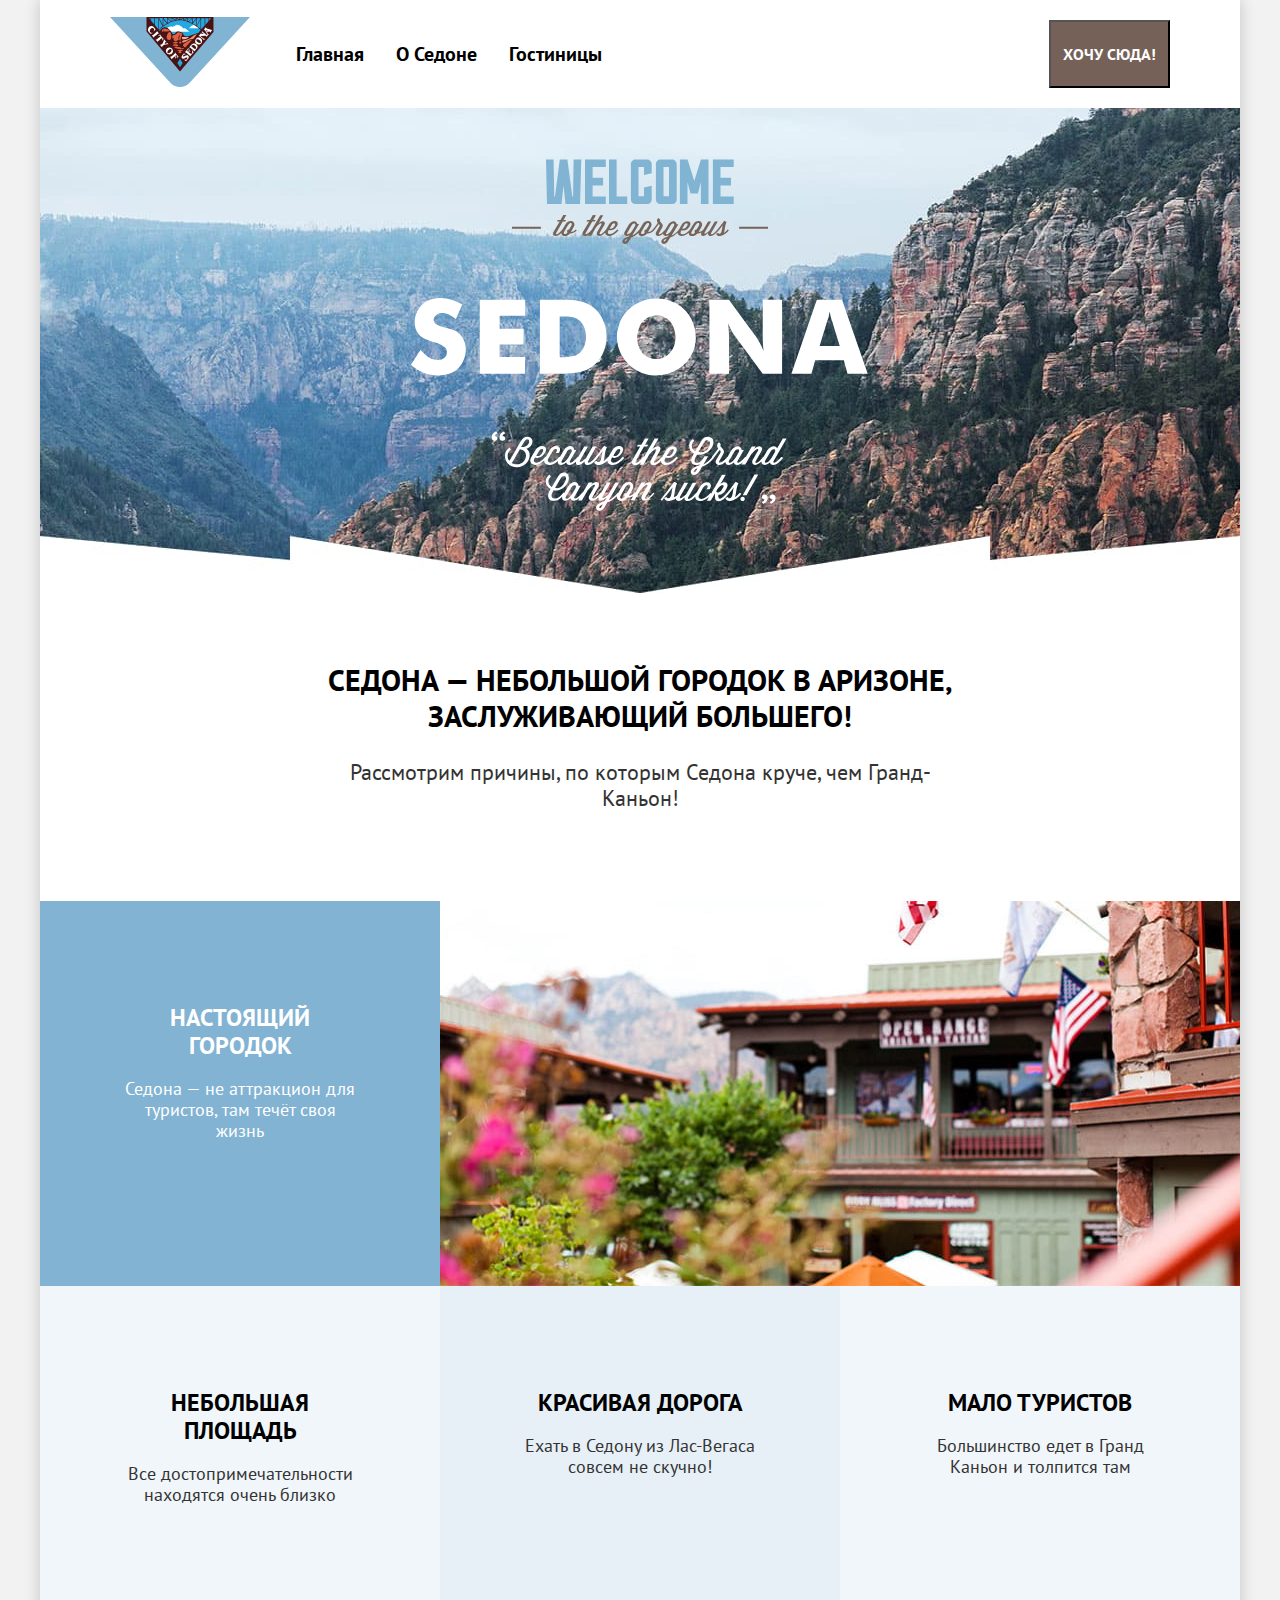
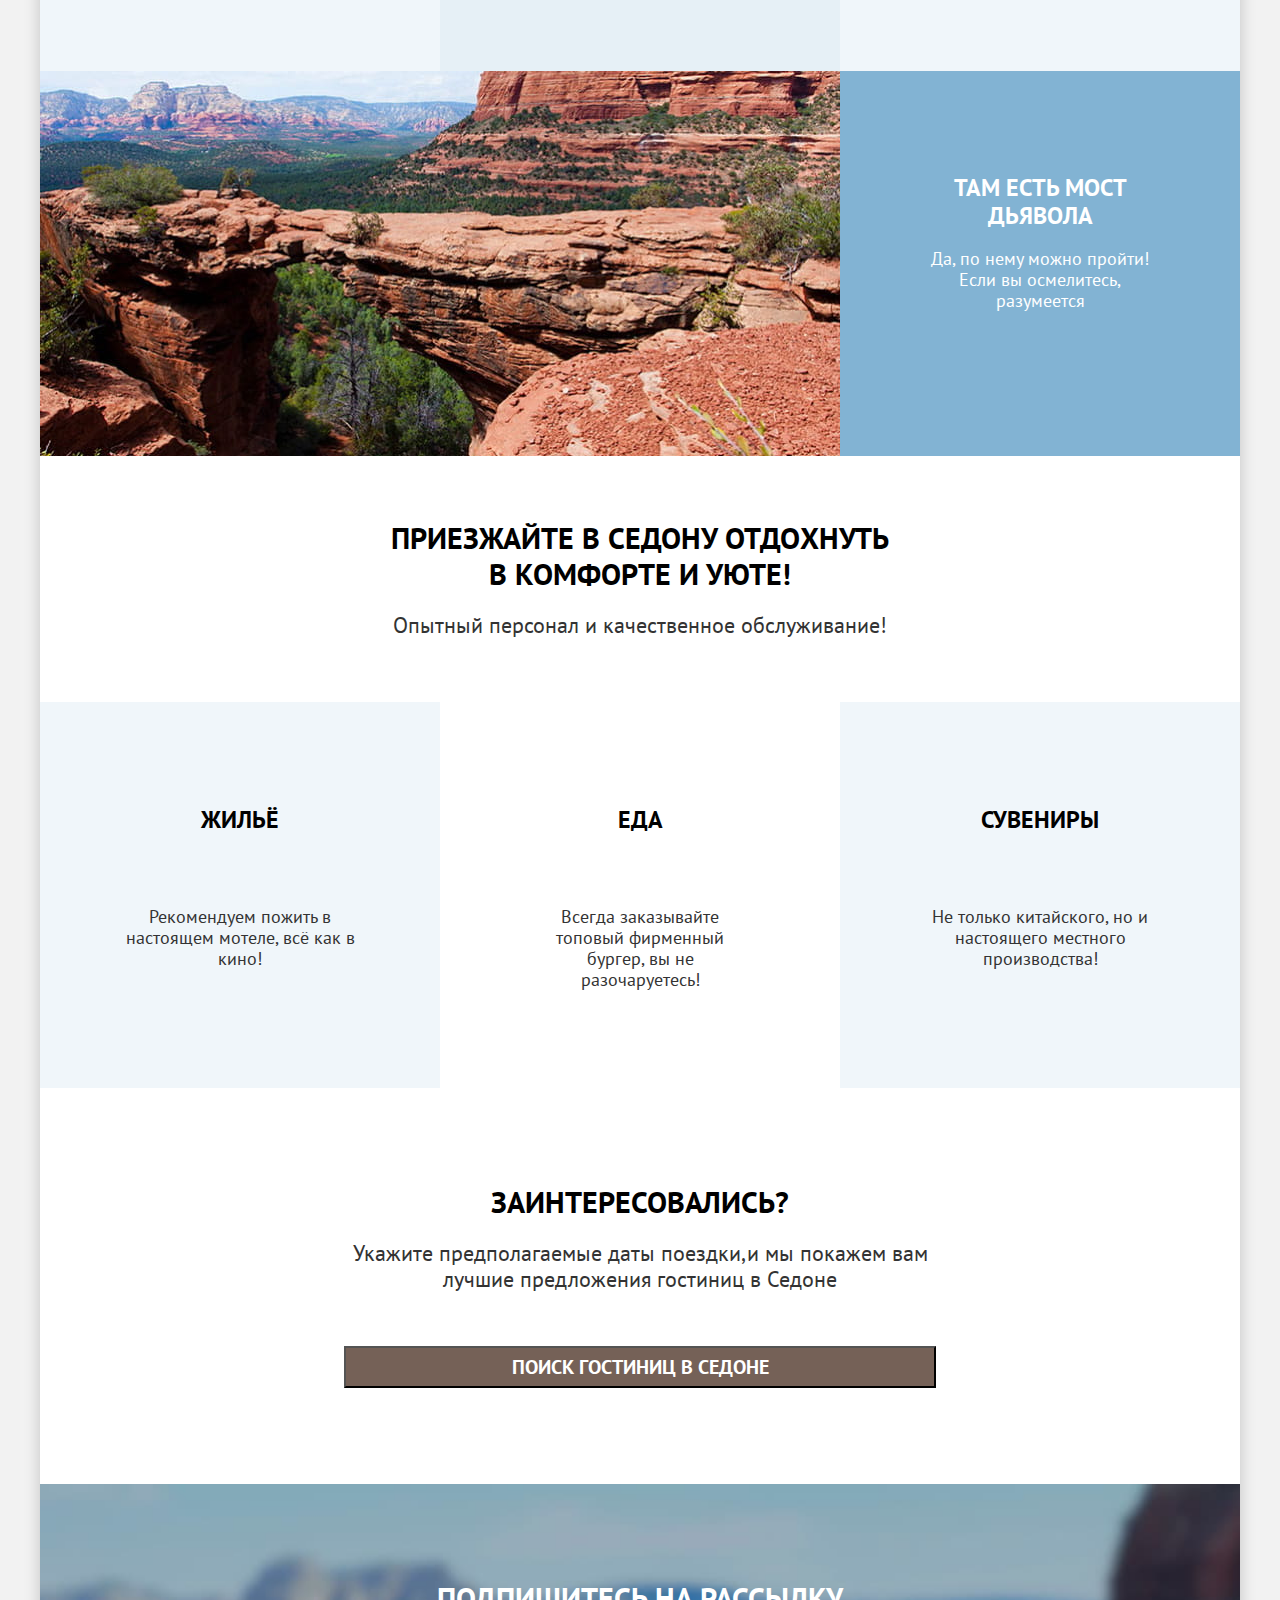
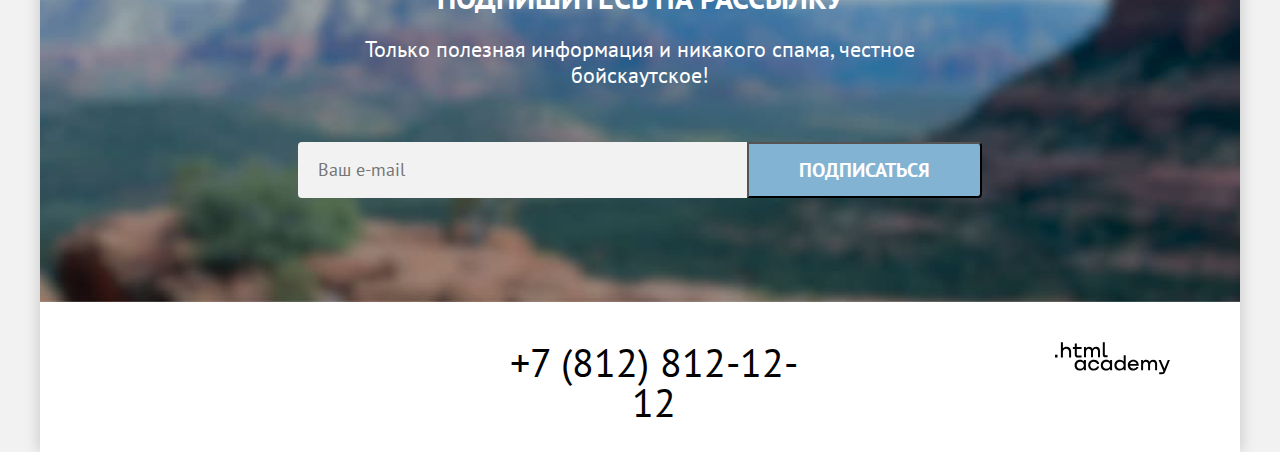
<file: index.html>
<!DOCTYPE html>
<html lang="ru">
<head>
    <meta charset="UTF-8">
    <meta name="viewport" content="width=device-width, initial-scale=1.0">
    <title>HTML Academy: Седона</title>
    <link rel="stylesheet" href="styles/styles.css">
</head>
<body>
    <div class="page-container">
        <header class="page-header">
         <nav class="navigation">
            <a class="navigation-logo" href="index.html">
                <img src="images/logo.svg" width="140px" height="70px" alt="Логотип Седоны">
            </a>
            <ul class="navigation-list">
                <li class="navigation-item">
                    <a class="navigation-link" href="index.html">Главная</a>
                </li>
                <li class="navigation-item">
                    <a class="navigation-link" href="#">О Седоне</a>
                </li>
                <li class="navigation-item">
                    <a class="navigation-link" href="catalog.html">Гостиницы</a>
                </li>
            </ul>
            <ul class="navigation-user">
                <li class="navigation-user-item">
                    <a class="navigation-user-link" href="#">
                        <span class="visually-hidden">
                            Поиск
                        </span>
                    </a>
                </li>
                <li class="navigation-user-item">
                    <a class="navigation-user-link" href="#">
                        <span class="visually-hidden">
                            Избранное
                        </span>
                        <span class="visually-hidden">
                            12
                        </span>
                    </a>
                </li>
                <li class="navigation-user-item">
                    <button class="navigation-user-link navigation-button">
                        Хочу сюда!
                    </button>
                </li>
            </ul>
         </nav>
    </header>
    <main class="main-index">
      <section class="hero">
        <h1 class="visually-hidden">Седона</h1>
        <img class="welcome-img"  src="images/welcome.svg" width="458px" height="352px" alt="Добро пожаловать в великолепную Седону">
      </section>

      <section class="advantages">
        <div class="title-container">
            <h2 class="visually-hidden">Преимущества Седона</h2>
            <p class="subtitle-advantages">Седона — небольшой городок в Аризоне, заслуживающий большего!</p>
            <p class="advantages-discription-text">Рассмотрим причины, по которым Седона круче, чем Гранд-Каньон!</p>
        </div>
            <ul class="advantages-list">
                <li class="advantages-item advantages-item-wide">
                  <div class="advantages-text">
                    <h3 class="advantages-title advantages-subtitle">Настоящий городок</h3>
                    <p class="advantages-discription">Седона — не аттракцион для туристов, там течёт своя жизнь</p>
                  </div>
                  <img class="advantages-card-picture" src="images/city.jpg" width="800px" height="385px" alt="Город в горах">
                </li>
                <li class="advantages-item">
                  <div class="advantages-text">
                    <h3 class="advantages-title">Небольшая площадь</h3>
                    <p class="advantages-discription">Все достопримечательности находятся очень близко</p>
                  </div>
                </li>
                <li class="advantages-item">
                  <div class="advantages-text">
                    <h3 class="advantages-title">Красивая дорога</h3>
                    <p class="advantages-discription">Ехать в Седону из Лас-Вегаса совсем не скучно!</p>
                  </div>
                </li>
                <li class="advantages-item">
                  <div class="advantages-text">
                    <h3 class="advantages-title">Мало туристов</h3>
                    <p class="advantages-discription">Большинство едет в Гранд Каньон и толпится там</p>
                  </div>
                </li>
                <li class="advantages-item advantages-item-wide advantages-item-wide-reverse">
                  <div class="advantages-text">
                    <h3 class="advantages-title advantages-subtitle">Там есть мост дьявола</h3>
                    <p class="advantages-discription">Да, по нему можно пройти! Если вы осмелитесь, разумеется</p>
                  </div>
                  <img class="advantages-card-picture" src="images/devils-bridge.jpg" width="800px" height="385px" alt="Мост дьявола">
                </li>
            </ul>

        </section>

          <section class="services-header">
           <h2 class="visually-hidden">Услуги в Седоне</h2>
            <p class="services-subtitle">Приезжайте в Седону отдохнуть в комфорте и уюте!</p>
            <p class="services-text">Опытный персонал и качественное обслуживание!</p>
          </section>
          <section class="services">
            <ul class="services-list">
                <li class="services-item">
                    <h3 class="services-title">Жильё</h3>
                    <p class="services-discription">Рекомендуем пожить в настоящем мотеле, всё как в кино!</p>
                </li>
                <li class="services-item">
                    <h3 class="services-title">Еда</h3>
                    <p class="services-discription">Всегда заказывайте топовый фирменный бургер, вы не разочаруетесь!</p>
                </li>
                <li class="services-item">
                    <h3 class="services-title">Сувениры</h3>
                    <p class="services-discription">Не только китайского, но и настоящего местного производства!</p>
                </li>
            </ul>
          </section>
        <section class="search">
            <h2 class="visually-hidden">Поиск</h2>
            <p class="search-subtitle">Заинтересовались?</p>
            <p class="search-text">Укажите предполагаемые даты поездки,и мы покажем вам лучшие предложения гостиниц в Седоне</p>
            <button class="search-button" type="submit">ПОИСК ГОСТИНИЦ В СЕДОНЕ</button>
        </section>

        <section class="subscription newsletter">
          <div class="subscription-container">
            <h2 class="visually-hidden">Подписка</h2>
            <p class="subscription-discription">Подпишитесь на рассылку</p>
            <p class="subscription-text">Только полезная информация и никакого спама, честное бойскаутское!
            </p>
            <form class="subscription-form" action="#" method="get">
              <label class="visually-hidden" for="email-subscribe">Введите Ваш email</label>
              <input class="subscription-field" id="email-subscribe" type="email" name="e-mail" placeholder="Ваш e-mail">
              <button type="submit" class="subscription-button">Подписаться</button>
            </form>
          </div>

        </section>
    </main>
    <footer class="page-footer">
        <section class="social">
          <h2 class="visually-hidden">Социальные сети</h2>
            <ul class="social-list">
                <li class="social-item">
                    <a class="social-icon" href="#">
                        <span class="visually-hidden">Вконтакте</span>
                    </a>
                </li>
                <li class="social-item">
                    <a class="social-icon" href="#">
                        <span class="visually-hidden">Telegram</span>
                    </a>
                </li>
                <li class="social-item">
                    <a class="social-icon" href="#">
                        <span class="visually-hidden">YouTube</span>
                    </a>
                </li>
            </ul>
        </section>
        <a class="telephone" href="tel:+7(812)8121212">+7 (812) 812-12-12</a>
        <a class="logo-html" href="https://htmlacademy.ru/study">
            <img src="images/logo-academy.svg" width="114.9px" height="32.9px" alt="Лого html Academy">
        </a>
    </footer>
    </div>
</body>
</html>
</file>
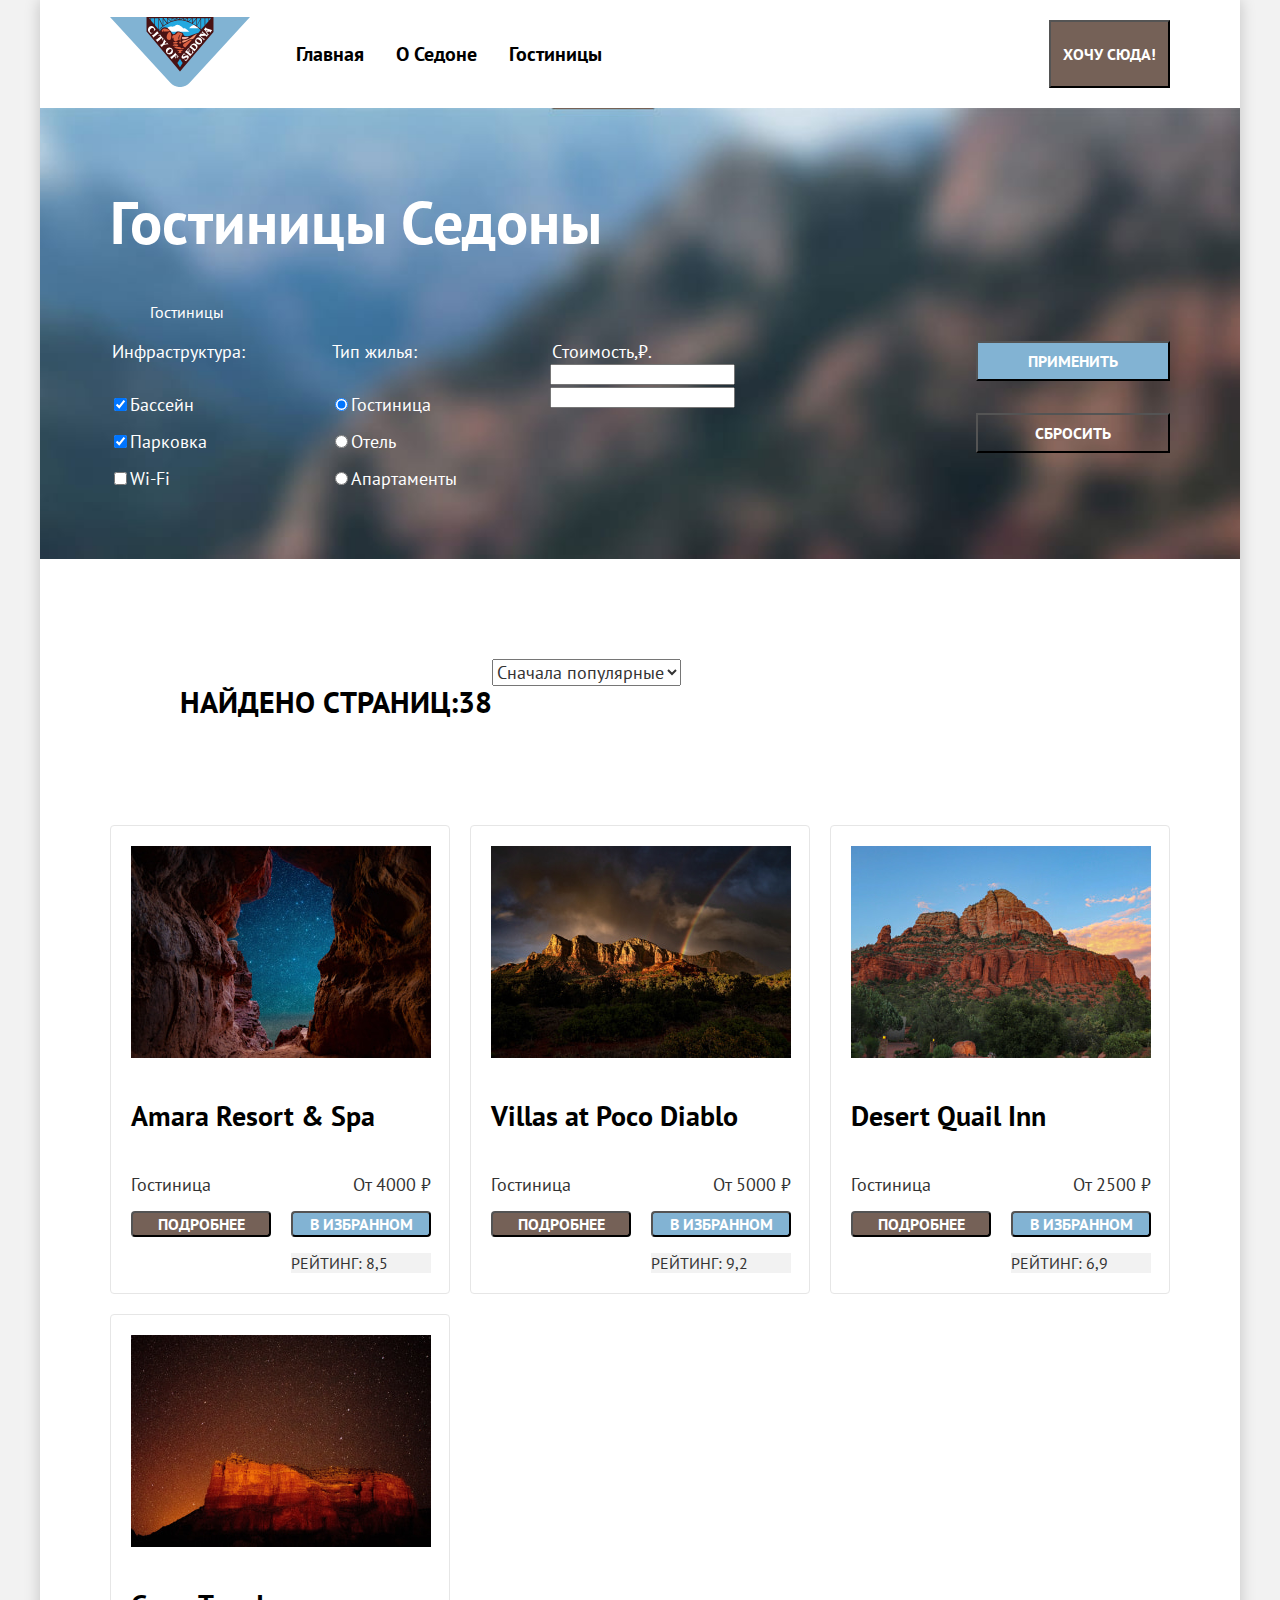
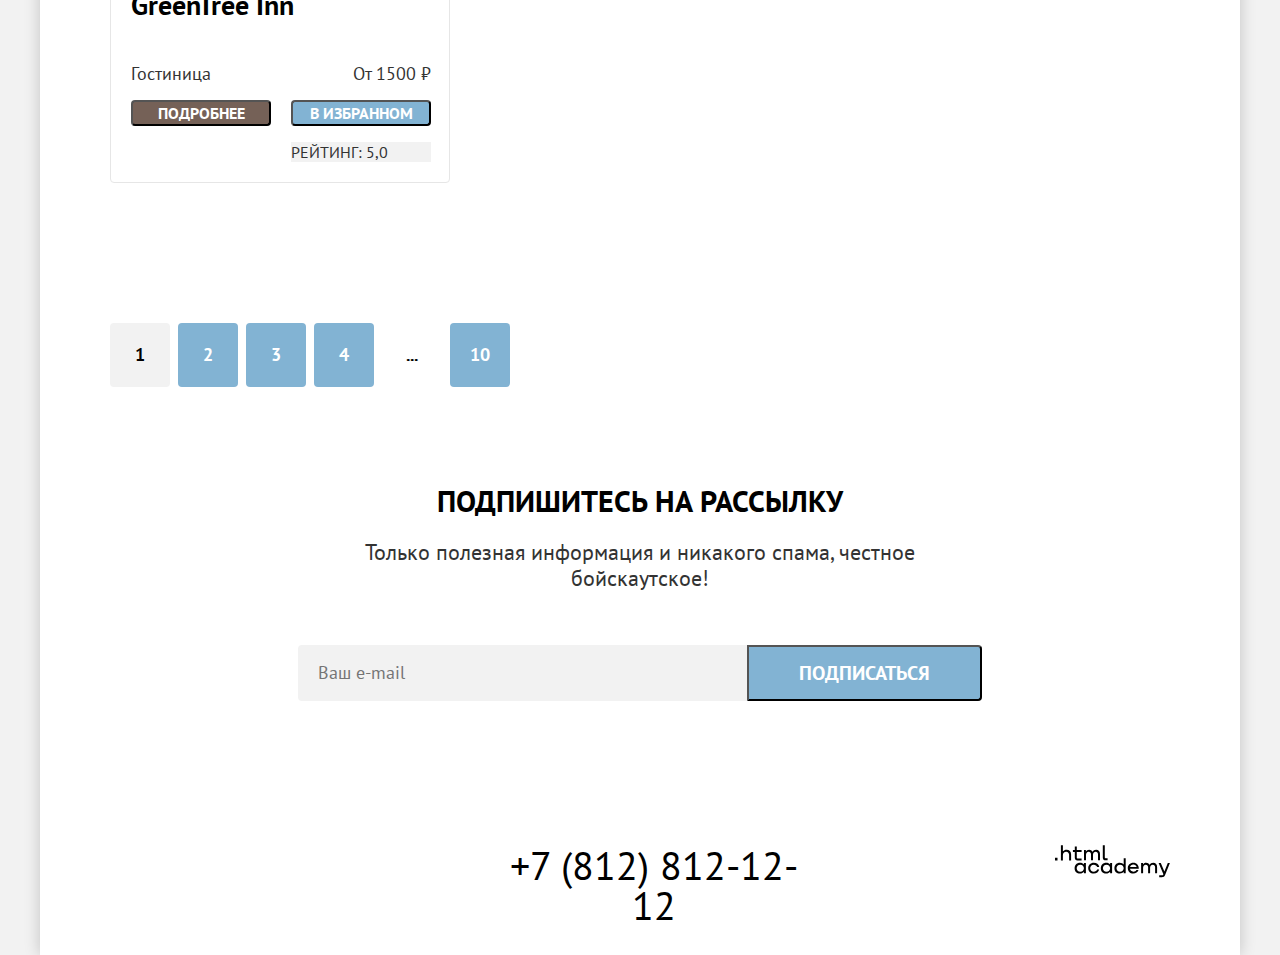
<file: catalog.html>
<!DOCTYPE html>
<html lang="en">
<head>
    <meta charset="UTF-8">
    <title>Document</title>
    <link rel="stylesheet" href="styles/styles.css">
</head>
<body>
  <div class="page-container">
    <header class="page-header">
        <nav class="navigation">
            <a class="navigation-logo" href="index.html">
                <img src="images/logo.svg" width="140px" height="70px" alt="Логотип Седоны">
            </a>
            <ul class="navigation-list">
                <li class="navigation-item">
                    <a class="navigation-link" href="index.html">Главная</a>
                </li>
                <li class="navigation-item">
                    <a class="navigation-link" href="#">О Седоне</a>
                </li>
                <li class="navigation-item">
                    <a class="navigation-link" href="catalog.html">Гостиницы</a>
                </li>
            </ul>
            <ul class="navigation-user">
                <li class="navigation-user-item">
                    <a class="navigation-user-link" href="#">
                        <span class="visually-hidden">
                            Поиск
                        </span>
                    </a>
                </li>
                <li class="navigation-user-item">
                    <a class="navigation-user-link" href="#">
                        <span class="visually-hidden">
                            Избранное
                        </span>
                        <span class="visually-hidden">
                            12
                        </span>
                    </a>
                </li>
                <li class="navigation-user-item">
                    <button class="navigation-user-link navigation-button">
                        Хочу сюда!
                    </button>
                </li>
            </ul>
        </nav>
    </header>
    <main class="main-inner">
      <section class="catalog-filter">
        <header class="inner-header">
        <h1 class="inner-header-title">Гостиницы Седоны</h1>
          <ul class="breadcrumbs">
            <li class="breadcrumbs-item">
                <a class="breadcrumbs-link" href="index.html">
                    <span class="visually-hidden">На главную</span>
                </a>
            </li>
            <li class="breadcrumbs-item">
                <a class="breadcrumbs-link" href="catalog.html" aria-current="page">Гостиницы</a>
            </li>
          </ul>
    </header>
            <h2 class="visually-hidden">Список гостиниц с фильтрами</h2>
            <form class="catalog-filter-form" action="#" method="get">
                <fieldset class="catalog-filter-group">
                    <legend class="catalog-filter-title">Инфраструктура:</legend>
                    <ul class="catalog-filter-list">
                        <li class="catalog-filter-item">
                            <label class="control">
                                <input class="control-input" type="checkbox" name="pool" checked>Бассейн
                            </label>
                        </li>
                        <li class="catalog-filter-item">
                            <label class="control">
                                <input class="control-input" type="checkbox" name="parking" checked>Парковка
                            </label>
                        </li>
                        <li class="catalog-filter-item">
                            <label class="control">
                                <input class="control-input" type="checkbox" name="Wi-Fi">Wi-Fi
                            </label>
                        </li>
                    </ul>
                </fieldset>
                <fieldset class="catalog-filter-group">
                    <legend class="catalog-filter-title">Тип жилья:</legend>
                    <ul class="catalog-filter-list">
                        <li class="catalog-filter-item">
                            <label class="control">
                                <input type="radio" name="housing" value="hotel" checked>Гостиница
                            </label>
                        </li>
                        <li class="catalog-filter-item">
                            <label class="control">
                                <input type="radio" name="housing" value="motel">Отель
                            </label>
                        </li>
                        <li class="catalog-filter-item">
                            <label class="control">
                                <input type="radio" name="housing" value="apartments">Апартаменты
                            </label>
                        </li>
                    </ul>
                </fieldset>
                <fieldset class="catalog-filter-group">
                    <legend class="catalog-filter-title">Cтоимость,₽.</legend>
                    <input type="number" name="price">
                    <input type="number" name="price">
                </fieldset>
                <div class="button-filter-wrapper">
                  <button class="button-filter button-apply" type="submit">Применить</button>
                  <button class="button-filter button-reset" type="reset">Сбросить</button>
                </div>
            </form>
      </section>

            <section class="product-search">
              <div class="product-search-container">
                <h2 class="product-search-title">Найдено страниц:38</h2>
                <form>
                  <select class="select-control" aria-label="Сортировка">
                    <option value="popular">Сначала популярные</option>
                    <option value="cheap">Сначала дешёвые</option>
                    <option value="expensive">Сначала дорогие</option>
                  </select>
                </form>
                <ul class="product-search-list">
                  <li class="product-search-item">
                    <a class="product-search-link" href="#">
                      <span class="visually-hidden">Показать карточки</span>
                    </a>
                  </li>
                  <li class="product-search-item">
                    <a class="product-search-link" href="#">
                      <span class="visually-hidden">Показать иконку</span>
                    </a>
                  </li>
                  <li class="product-search-item">
                    <a class="product-search-link" href="#">
                      <span class="visually-hidden">Показать список</span>
                    </a>
                  </li>
                </ul>
              </div>

                <ul class="product-list">
                  <li class="product-card">
                    <a class="product-card-link" href="#">
                        <img class="product-card-img" src="images/hotel-catalog/hotel-1.jpg" width="300px" height="212px" alt="Звёздное небо между гор">
                    </a>
                    <a class="product-name">
                      <h3 class="product-card-title">Amara Resort & Spa</h3>
                    </a>
                    <p class="product-card-name">Гостиница</p>
                    <p class="product-card-value">От 4000 ₽</p>
                    <button type="submit" class="product-card-button">Подробнее</button>
                    <button type="submit" class="product-card-favorites">В избранном</button>
                    <p class="stars">
                        <span class="visually-hidden">Четыре звёзды</span>
                    </p>
                    <p class="product-card-rating">Рейтинг: 8,5</p>
                  </li>
                  <li class="product-card">
                    <a class="product-card-link" href="#">
                        <img class="product-card-img" src="images/hotel-catalog/hotel-2.jpg" width="300px" height="212px" alt="Радуга над горой">
                    </a>
                    <a class="product-name">
                      <h3 class="product-card-title">Villas at Poco Diablo</h3>
                    </a>
                    <p class="product-card-name">Гостиница</p>
                    <p class="product-card-value">От 5000 ₽</p>
                    <button type="submit" class="product-card-button">Подробнее</button>
                    <button type="submit" class="product-card-favorites">В избранном</button>
                    <p class="stars">
                        <span class="visually-hidden">Четыре звезды</span>
                    </p>
                    <p class="product-card-rating">Рейтинг: 9,2</p>
                  </li>
                  <li class="product-card">
                    <a class="product-card-link" href="#">
                        <img class="product-card-img" src="images/hotel-catalog/hotel-3.jpg" width="300px" height="212px" alt="Горы утром">
                    </a>
                    <a class="product-name">
                      <h3 class="product-card-title">Desert Quail Inn</h3>
                    </a>
                    <p class="product-card-name">Гостиница</p>
                    <p class="product-card-value">От 2500 ₽</p>
                    <button type="submit" class="product-card-button">Подробнее</button>
                    <button type="submit" class="product-card-favorites">В избранном</button>
                    <p class="stars">
                        <span class="visually-hidden">Три звезды</span>
                    </p>
                    <p class="product-card-rating">Рейтинг: 6,9</p>
                  </li>

                  <li class="product-card">
                    <a class="product-card-link" href="#">
                        <img class="product-card-img" src="images/hotel-catalog/hotel-4.jpg" width="300px" height="212px" alt="Горы на фоне звёздного неба">
                    </a>
                    <a class="product-name">
                      <h3 class="product-card-title">GreenTree Inn</h3>
                    </a>
                    <p class="product-card-name">Гостиница</p>
                    <p class="product-card-value">От 1500 ₽</p>
                    <button type="submit" class="product-card-button">Подробнее</button>
                    <button type="submit" class="product-card-favorites">В избранном</button>
                    <p class="stars">
                        <span class="visually-hidden">Две звезды</span>
                    </p>
                    <p class="product-card-rating">Рейтинг: 5,0</p>
                  </li>
                </ul>
            </section>

              <section class="pagination">
                <ul class="pagination-list">
                    <li class="pagination-item">
                        <a class="pagination-link pagination-link-current" href="#">1</a>
                    </li>
                    <li class="pagination-item">
                        <a class="pagination-link" href="#">2</a>
                    </li>
                    <li class="pagination-item">
                        <a class="pagination-link" href="#">3</a>
                    </li>
                    <li class="pagination-item">
                        <a class="pagination-link" href="#">4</a>
                    </li>
                    <li class="pagination-item">
                      <a class="pagination-link pagination-more" href="#">...</a>
                    </li>
                    <li class="pagination-item">
                        <a class="pagination-link" href="#">10</a>
                    </li>
                </ul>
              </section>



            <section class="subscription">
              <div class="subscription-container">
                <h2 class="visually-hidden">Подписка</h2>
                <p class="subscription-discription subtitle">Подпишитесь на рассылку</p>
                <p class="subscription-text">Только полезная информация и никакого спама, честное бойскаутское!
                </p>
                <form class="subscription-form" action="#" method="get">
                  <label class="visually-hidden" for="email-subscribe">Введите Ваш email</label>
                  <input class="subscription-field" type="email" name="e-mail" placeholder="Ваш e-mail">
                  <button type="submit" class="subscription-button">Подписаться</button>
                </form>
              </div>

            </section>

    </main>

    <footer class="page-footer">
      <section class="social">
        <h2 class="visually-hidden">Социальные сети</h2>
            <ul class="social-list">
                <li class="social-item">
                    <a class="social-icon" href="#">
                        <span class="visually-hidden">Вконтакте</span>
                    </a>
                </li>
                <li class="social-item">
                    <a class="social-icon" href="#">
                        <span class="visually-hidden">Telegram</span>
                    </a>
                </li>
                <li class="social-item">
                    <a class="social-icon" href="#">
                        <span class="visually-hidden">YouTube</span>
                    </a>
                </li>
            </ul>
      </section>
      <a class="telephone" href="tel:+7(812)8121212">+7 (812) 812-12-12</a>
      <a class="logo-html" href="https://htmlacademy.ru/study">
          <img src="images/logo-academy.svg" width="114.9px" height="32.9px" alt="Лого html Academy">
      </a>
    </footer>
  </div>

</body>
</html>
</file>
<file: styles/styles.css>
@font-face {
  font-family: "PT Sans";
  font-style: normal;
  font-weight: 400;
  src:url(../fonts/ptsans-400.woff2);
  font-display: swap;
}
@font-face {
  font-family: "PT Sans";
  font-style: normal;
  font-weight: 700;
  src:url(../fonts/ptsans-700.woff2);
  font-display: swap;
}
html {
 height: 100%;
}
body {
  font-family: "PT Sans", sans-serif;
  font-size: 18px;
  line-height: 21px;
  font-weight: 400;
  color: #333;
  background-color: #F2F2F2;
  margin: 0;
  height: 100%;
}
.main-index {
 flex-grow: 1;
}
.visually-hidden {
  position: absolute;
  width: 1px;
  height: 1px;
  margin: -1px;
  padding: 0;
  border: 0;
  clip: rect(0 0 0);
  overflow: hidden;
}
.page-container {
  display: flex;
  flex-direction: column;
  width: 1200px;
  margin: 0 auto;
  background-color: #FFF;
  box-shadow: 0px 0px 15px 0px rgba(0, 0, 0, 0.20);
  min-height: 100%;

}
.navigation {
  display: flex;
  width: 1060px;
  margin: 0 auto;
  align-items: center;
}
.navigation-logo{
  margin-right: 30px;
}
.navigation-link {
  font-size: 20px;
  font-weight: 700;
  line-height: 24px;
  color: #000;
  text-decoration: none;
  padding: 20px 16px;
  display: block;

}
.navigation-list {
  display: flex;
  flex-wrap: wrap;
  margin: 0;
  padding: 0;
  width: 450px;
  list-style-type: none;
  align-items: center;

}
.navigation-user{
  display: flex;
  flex-wrap: wrap;
  width: 342;
  margin: 0;
  padding: 0;
  list-style-type: none;
  justify-content: flex-end;
  margin-left: auto;
  align-items: center;
}
.navigation-user-link {
  padding: 22px 12px;
  display: block;
  min-height: 64px;
  min-width: 44px;
}
.navigation-button{
  color: #FFF;
  font-family: inherit;
  font-size: 16px;
  font-weight: 700;
  line-height: 20px;
  text-transform: uppercase;
  background-color: #756157;
}
.hero {
  height: 485px;
  background-image: url(../images/background-1.jpg);
  background-repeat: no-repeat;
  background-size: cover;
}
.welcome-img {
  display: block;
  margin: auto;
  padding-top: 51px;
}
.subtitle-advantages {
  font-size: 30px;
  font-weight: 700;
  line-height: 36px;
  text-transform: uppercase;
  text-align: center;
  color: #000;
  padding-bottom: 25px;
  margin: 0;
}
.title-container{
  display: flex;
  flex-direction: column;
  text-align: center;
  padding: 69px 0;
  width: 651px;
  margin: 0 auto 21px;
}
.advantages-discription-text{
  font-size: 22px;
  line-height: 26px;
  margin: 0;
}
.advantages-text {
  display: flex;
  flex-direction: column;
  justify-self: flex-start;
  padding: 103px 85px;
  width: 230px;
  min-height: 200px;
  margin-top: auto;
  margin-bottom: auto;
  text-align: center;
}

.advantages-title {
  font-size: 24px;
  font-weight: 700;
  line-height: 28px;
  text-transform: uppercase;
  color: #000;
  margin: 0;

}
.advantages-list{
  display: flex;
  flex-wrap: wrap;
  margin: 0;
  padding: 0;
  list-style: none
}
.advantages-subtitle{
  color: #FFF;
}
.advantages-item:nth-child(odd){
  background-color: rgba(131, 179, 211, 0.2);
}

.advantages-item:nth-child(even){
  background-color: rgba(131, 179, 211, 0.12);
}
.advantages-item.advantages-item-wide {
  display: flex;
  flex-wrap: wrap;
  width: 100%;
  background-color: #82B3D3;
  color: rgb(255, 255, 255);
}
.advantages-item {
  height: 385px;
}
.advantages-item-wide-reverse{
  flex-direction: row-reverse;
}
.services-header {
  text-align: center;
  display: flex;
  flex-direction: column;
  gap: 20px;
  width: 505px;
  margin: 0 auto;
  padding: 64px 0;
}
.services-subtitle {
  text-align: center;
  font-size: 30px;
  font-weight: 700;
  line-height: 36px;
  text-transform: uppercase;
  color: #000;
  margin: 0;
}
.services-text {
  text-align: center;
  font-size: 22px;
  line-height: 26px;
  margin: 0;
}
.services-title {
  color: #000;
  text-align: center;
  font-size: 24px;
  font-weight: 700;
  line-height: 28px;
  text-transform: uppercase;
}
.services-discription {
  text-align: center;
  font-size: 18px;
  line-height: 21px;
}
.services-list {
  display: flex;
  flex-wrap: wrap;
  list-style-type: none;
  text-align: center;
  margin: 0;
  padding: 0;
  min-height: 223px;
}
.services-item{
  display: flex;
  flex-direction: column;
  width: 230px;
  padding: 80px 85px;
  gap: 30px;
}
.services-item:nth-child(odd) {
  background-color:  rgba(131, 179, 211, 0.12);
}
.search {
  display: flex;
  flex-direction: column;
  text-align: center;
  width: 592px;
  margin: 0 auto;
  padding: 96px 0px;
}
.search-subtitle{
  color: #000;
  font-size: 30px;
  font-weight: 700;
  line-height: 36px;
  text-transform: uppercase;
  margin: 0;
}
.search-text{
  text-align: center;
  font-size: 22px;
  line-height: 26px;
  padding-top: 20px;
  padding-bottom: 54px;
  margin: 0;
}
.search-button{
  color: #FFF;
  font-family: inherit;
  font-size: 20px;
  font-weight: 700;
  line-height: 36px;
  text-transform: uppercase;
  background-color: #756157;
  margin: 0;
}
.subscription{
  display: flex;
  flex-direction: column;
  text-align: center;
}
.newsletter{
  background-image: url(../images/background-2.jpg);
  background-repeat: no-repeat;
  background-size: cover;
  color:  #FFF;
  background-color: #82B3D3;
  text-align: center;
}
.subscription-container{
  display: flex;
  flex-direction: column;
  padding: 96px 258px 104px 258px;
  min-height: 214px;
}
.subscription-discription {
  font-size: 30px;
  font-weight: 700;
  line-height: 36px;
  text-transform: uppercase;
  margin: 0;
  padding-bottom: 20px;
}
.subscription-text {
  font-size: 22px;
  line-height: 26px;
  margin: 0;
  padding-bottom: 54px;
}
.subscription-form {
  display: flex;
  width: 100%;
}
.subscription-field {
  color: #000;
  font-family: inherit;
  font-size: 18px;
  font-weight: 400;
  line-height: 24px;
  width: 60%;
  border-radius: 4px 0 0 4px;
  padding: 12px 20px 12px;
  border: none;
  background-color: #F2F2F2;
}
.subscription-button {
  color: #FFFFFF;
  background-color: #82B3D3;
  font-size: 20px;
  font-weight: 700;
  line-height: 36px;
  text-transform: uppercase;
  font-family: inherit;
  max-width: 50%;
  border-radius: 0 4px 4px 0;
  padding: 8px 50px;
}
.subtitle {
  color:#000
}
.inner-header-title {
  font-size: 60px;
  font-weight: 700;
  line-height: 78px;
}
.breadcrumbs {
  display: flex;
  list-style-type: none;
}
.catalog-filter {
  background-image: url(../images/background-3.jpg);
  background-repeat: no-repeat;
  background-size: cover;
  color: #FFF;
  background-color: #82B3D3;
  padding: 35px 70px 70px;
}
.breadcrumbs-link {
  text-decoration: none;
  color: #FFF;
  font-size: 16px;
  line-height: 21px;
}
.catalog-filter-group {
  min-width: 150px;
  margin: 0;
  padding: 0;
  border: none;

}
.catalog-filter-list {
  display: flex;
  flex-direction: column;
  gap: 16px;
  list-style-type: none;
  margin-top: 32px;
  margin-bottom: 0;
  padding: 0;

}
.catalog-filter-form {
  display: flex;
  gap: 70px;
}
.button-filter-wrapper {
  display: flex;
  flex-direction: column;
  gap: 32px;
}
.button-filter{
  font-family: inherit;
  font-size: 16px;
  font-weight: 700;
  line-height: 20px;
  text-transform: uppercase;
  color: #FFF;
}
.button-apply{
  background-color: #82B3D3;
  padding: 8px 50px;
}
.button-reset{
  background-color: transparent;
  padding: 8px 50px;
}
.product-search-container {
 display: flex;
 padding: 50px 70px 40px;
}
.product-search-title {
   color:  #000;
   font-size: 30px;
   font-weight: 700;
   line-height: 36px;
   text-transform: uppercase;
}
.select-control {
  font-family: inherit;
  line-height: 21px;
  font-weight: 400;
  font-size: 18px;
  color: #333;
}
.product-search-list {
  display: flex;
  list-style-type: none;
  gap: 8px;
}
.product-search-link {
  width: 48px;
  height: 48px;
  display: block;
}
.product-search {
  display: grid;
  gap: 40px;
  padding: 50px 70px 60px;
}
.product-list {
 display: grid;
 margin: 0;
 padding: 0;
 gap: 20px;
 grid-template-columns: repeat(3, 340px);
 margin-bottom: 80px;
}
.product-card {
  display: grid;
  grid-template-columns: repeat(2, 140px);
  grid-template-rows: 212px 1fr;
  max-width: 340px;
  padding: 20px;
  gap: 16px 20px;
  border-radius: 4px;
border: 1px solid #E6E6E6;
}

.product-name {
  color: #000;
  font-size: 24px;
  font-weight: 700;
  line-height: 28px;
  grid-column: 1 / -1;
}
.product-card-link {
  color: #000;
  font-size: 24px;
  font-weight: 700;
  line-height: 28px;
  text-decoration: none;
}
.product-card-name {
  justify-self: start;
  margin: 0;

}
.product-card-value {
  justify-self: end;
  margin: 0;
}
.stars {
  margin: 0;
}
.product-card-rating {
  font-size: 16px;
  line-height: 20px;
  text-transform: uppercase;
  background-color: #F2F2F2;
  margin: 0;
}
.product-card-button {
  background-color: #756157;
  color: #FFFFFF;
  font-size: 16px;
  font-weight: 700;
  line-height: 20px;
  text-transform: uppercase;
  border-radius: 4px;
  font-family: inherit;
}
.product-card-favorites {
  background-color: #82B3D3;
  color:#FFFFFF;
  font-size: 16px;
  font-weight: 700;
  line-height: 20px;
  text-transform: uppercase;
  border-radius: 4px;
  font-family: inherit;
}
.page-footer {
  display: flex;
  padding: 40px 70px 30px;
}
.social-list {
  display: flex;
  width: 142px;
  list-style-type: none;
  padding: 0;
  margin: 0;
}
.social-icon {
  min-width: 40px;
  min-height: 40px;
  display: block;
}
.telephone {
  color: #000;
  text-align: center;
  font-family: inherit;
  font-size: 40px;
  line-height: 40px;
  text-transform: uppercase;
  text-decoration: none;
  width: 331px;
  margin: 0 auto;

}
.logo-html {
  width: 115px;
}
.pagination {
  display: flex;
  margin: 0;
  padding-left: 70px;
  padding-right: 70px;
  list-style-type: none;
}
.pagination-list {
  display: flex;
  flex-wrap: wrap;
  align-items: flex-start;
  gap: 8px;
  list-style-type: none;
  padding: 0;
  margin: 0;
}

.pagination-link {
  display: block;
  box-sizing: border-box;
  min-width: 60px;
  min-height: 60px;
  padding: 14px 20px;
  font-weight: 700;
  color: #ffffff;
  background-color: #82B3D3;
  text-decoration: none;
  border-radius: 4px;
  line-height: 36px;
  text-align: center;
}
.pagination-link-current {
  background-color: #F2F2F2;
  color:#000000;
}
.pagination-more {
  background-color: #FFFFFF;
  color: #000;
}
</file>
